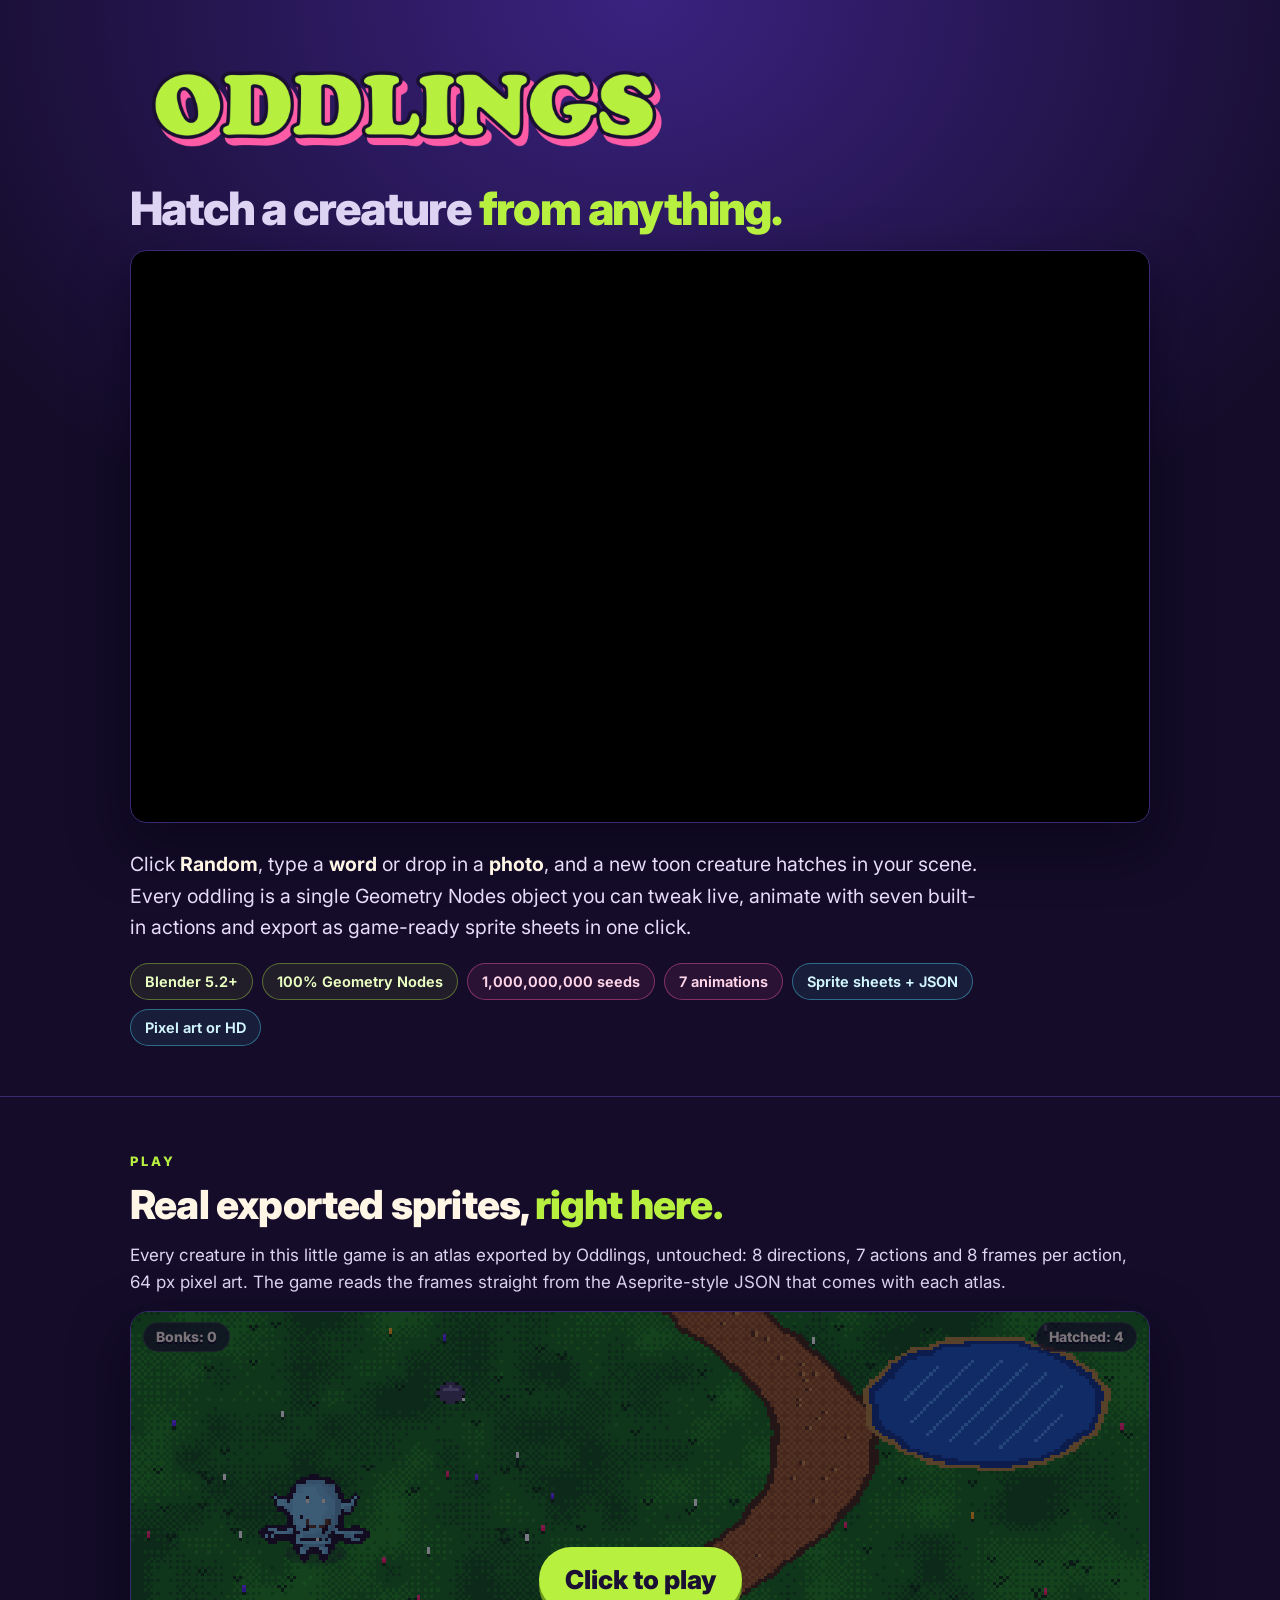
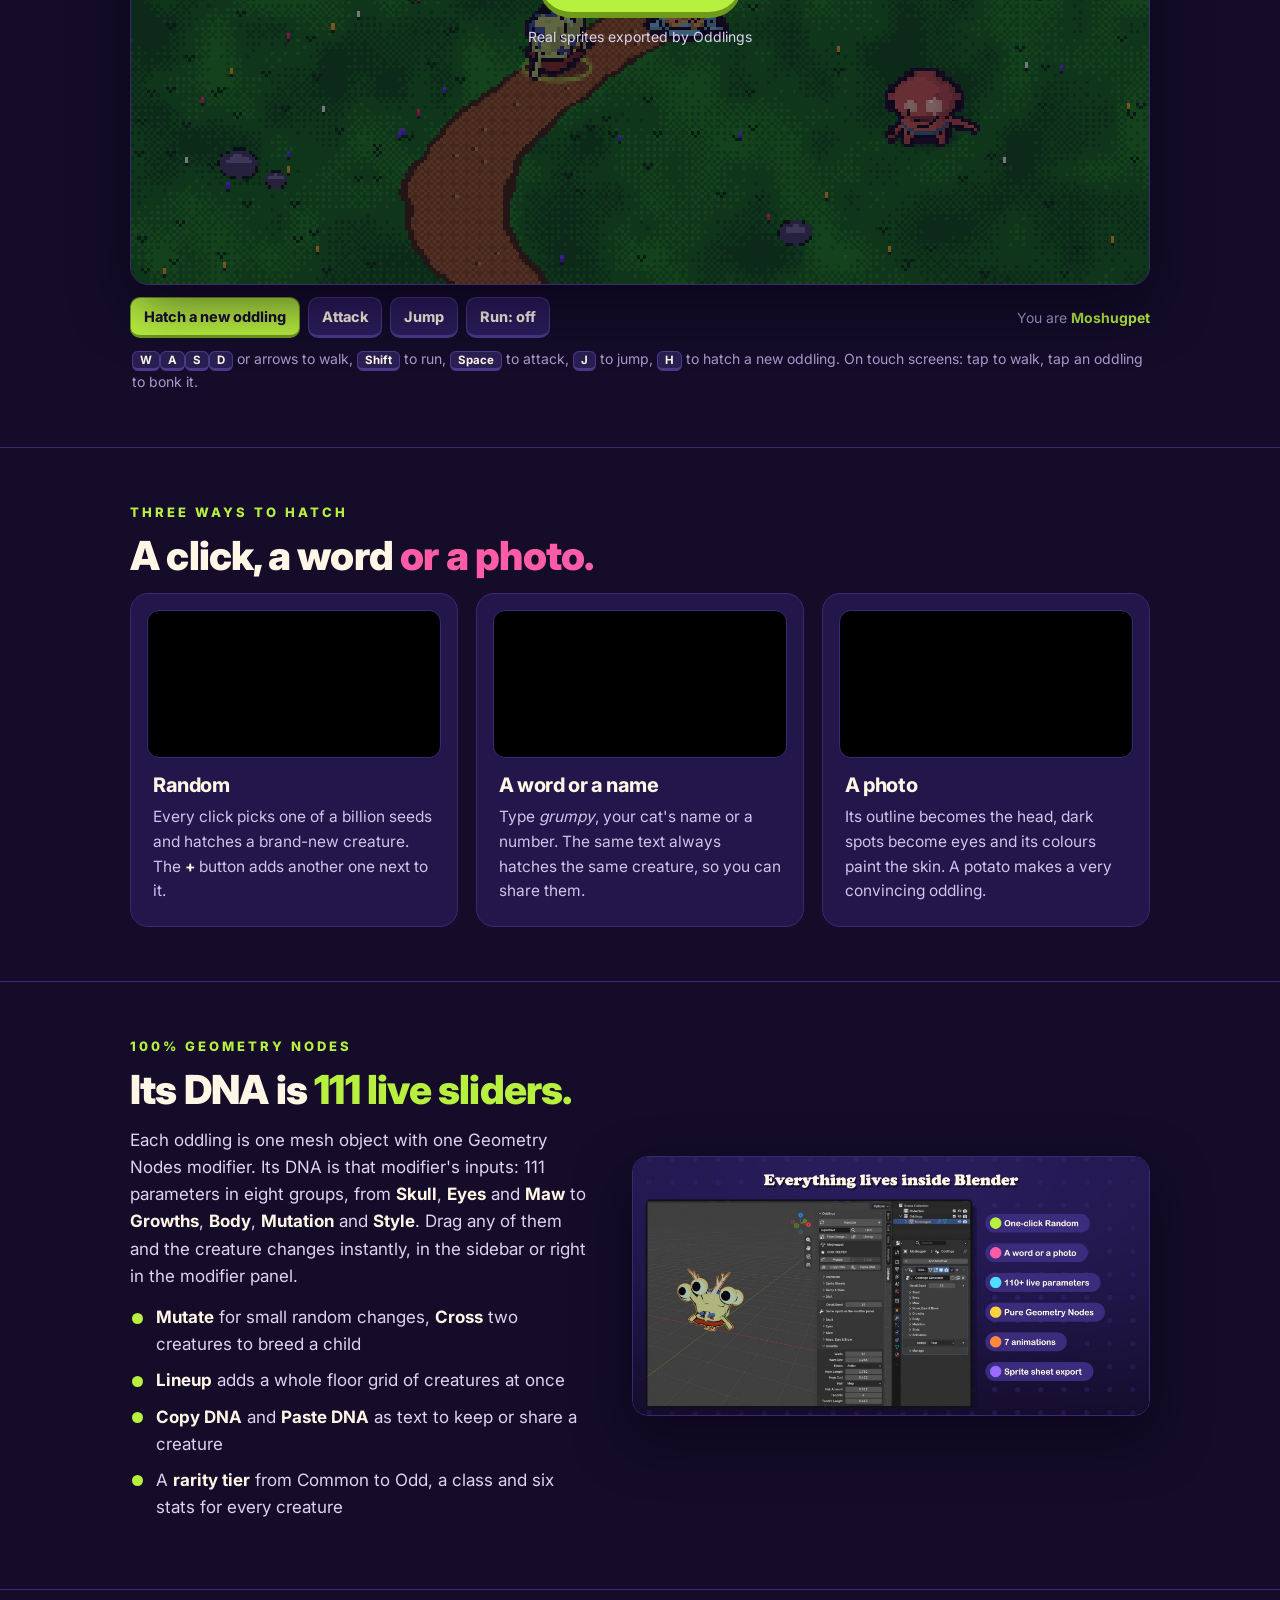
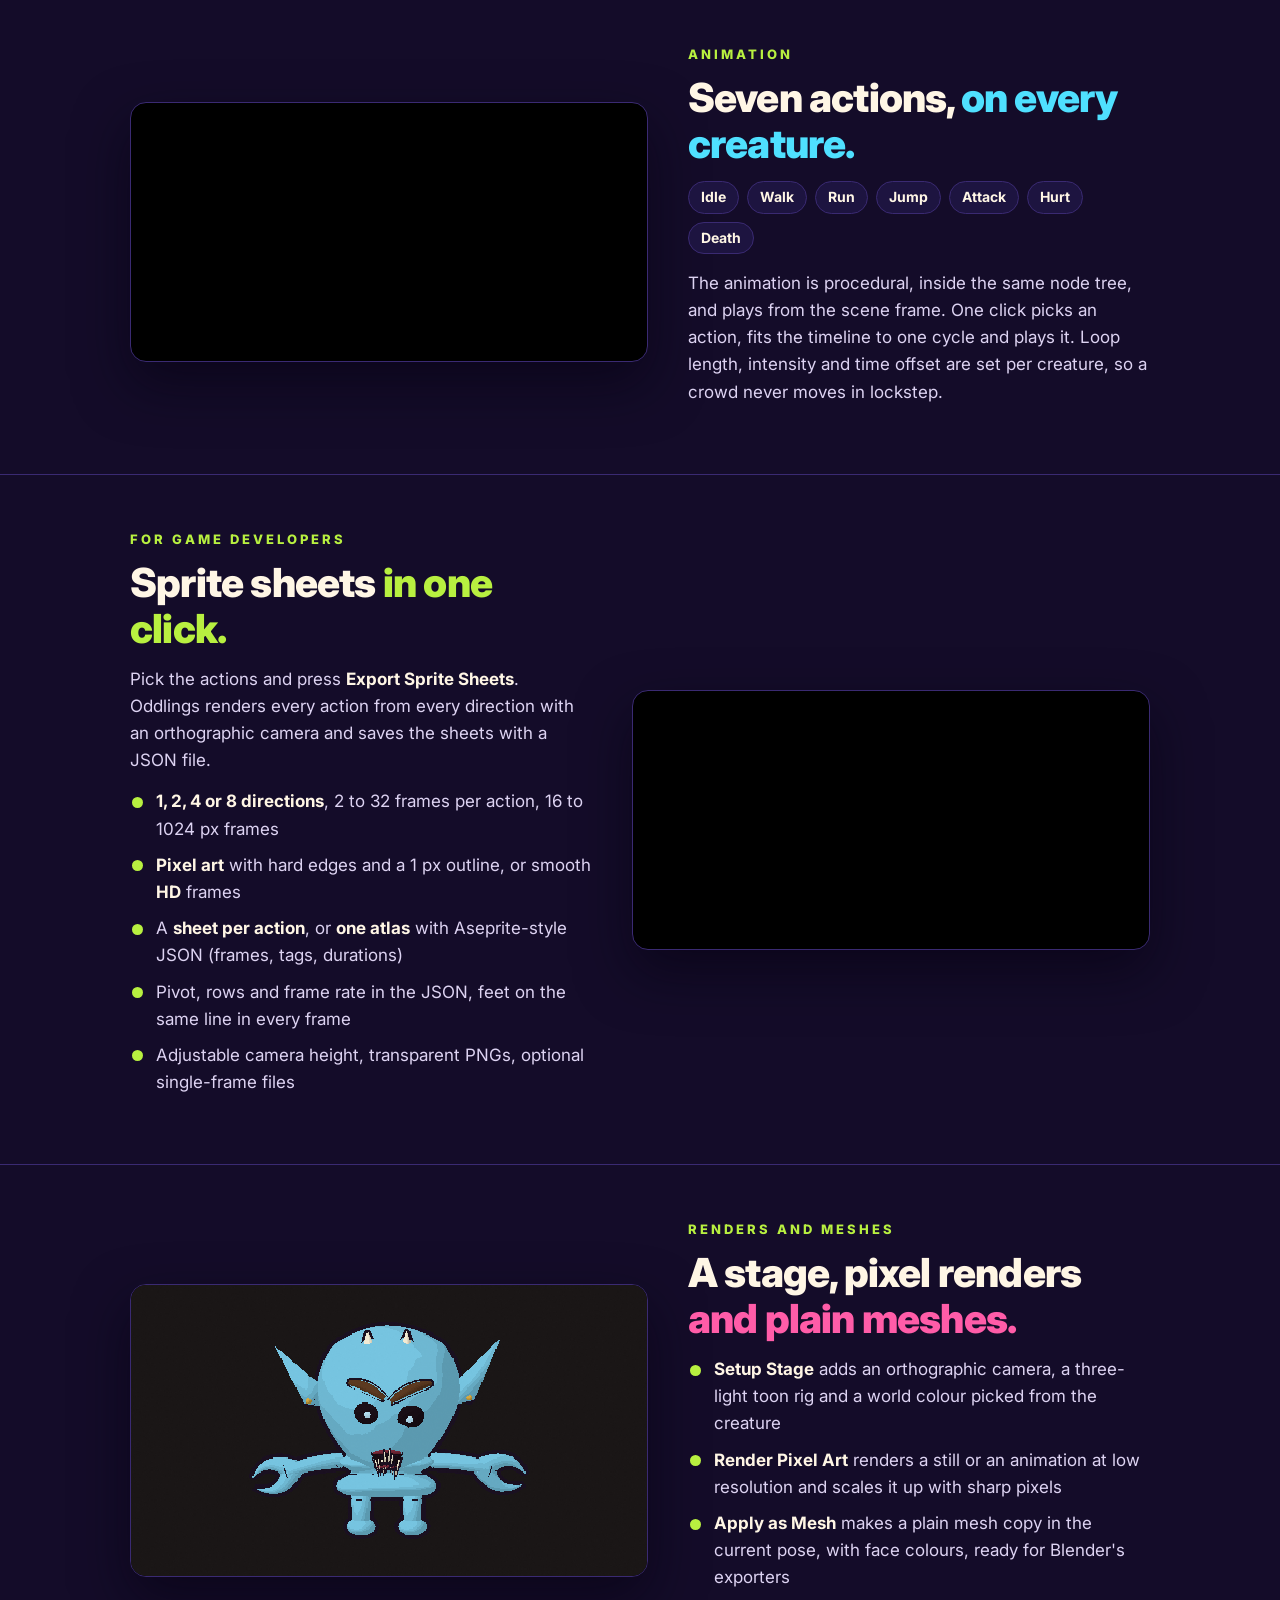
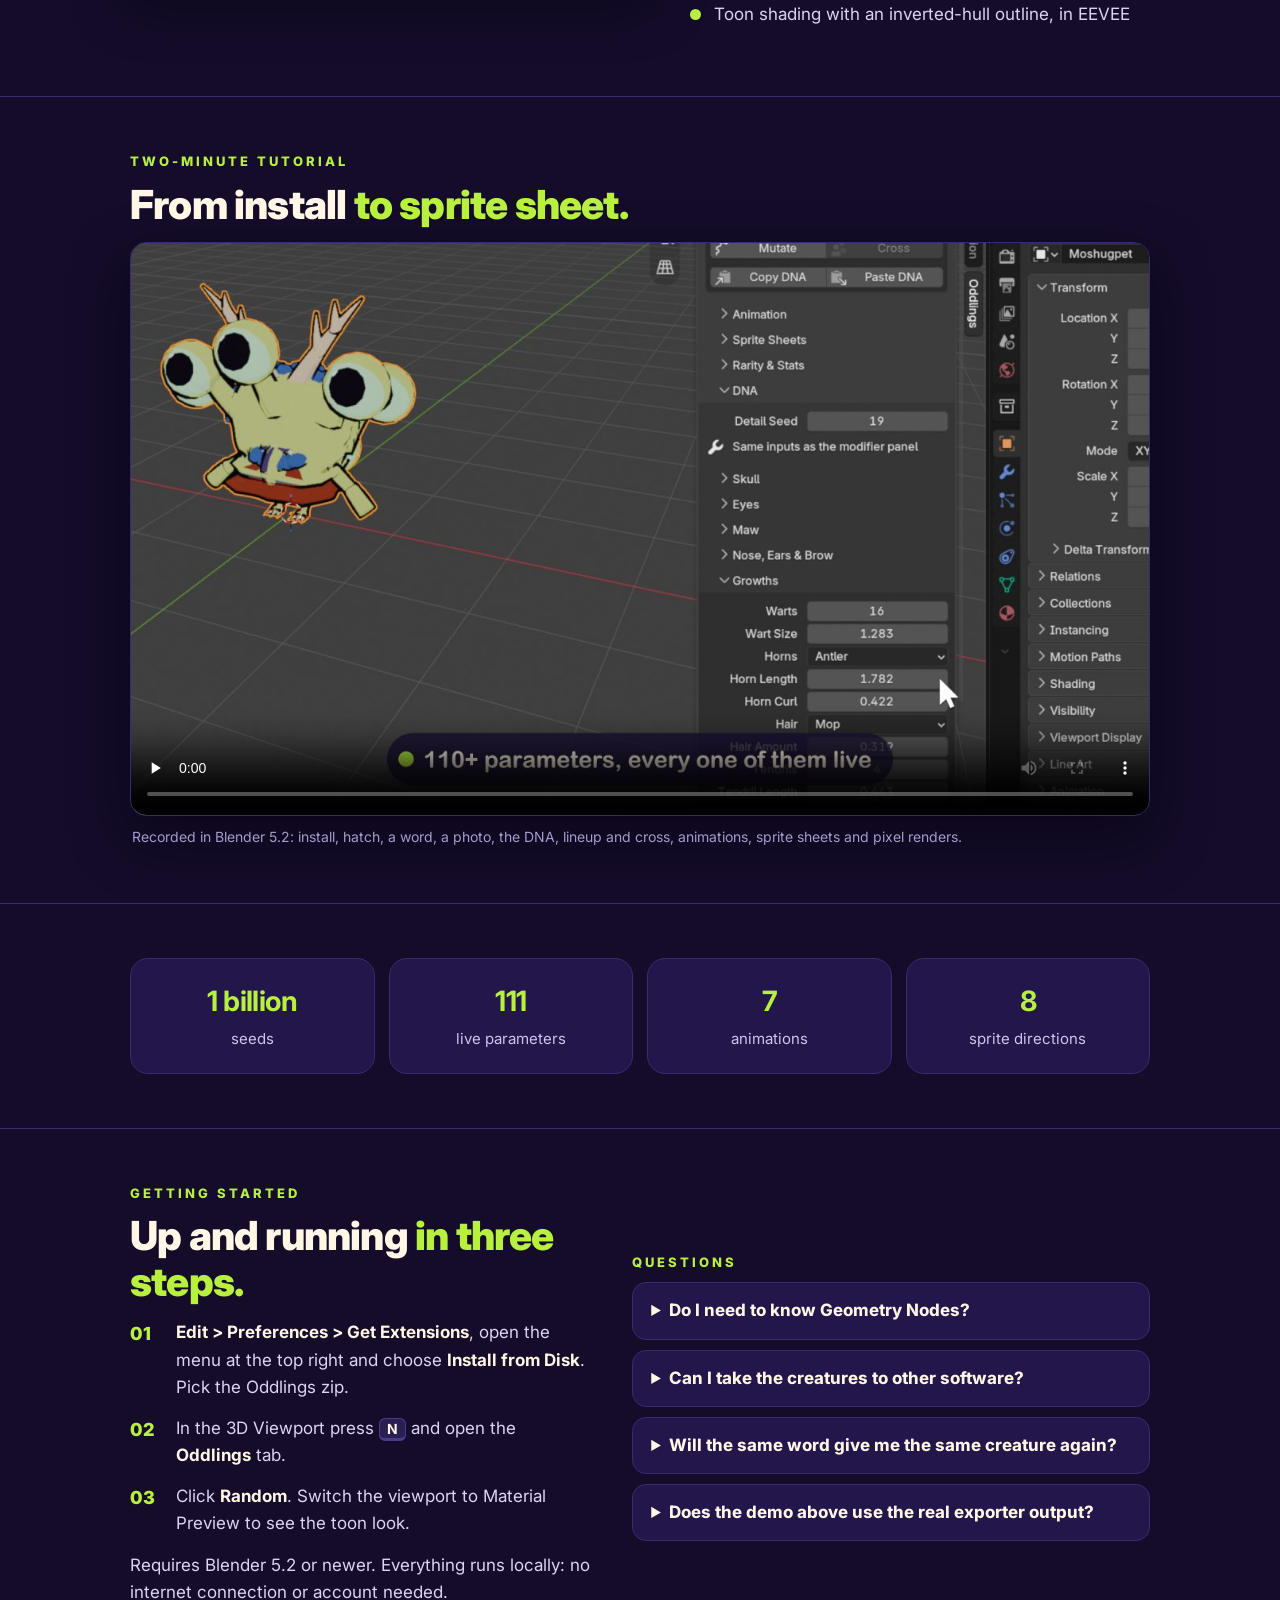
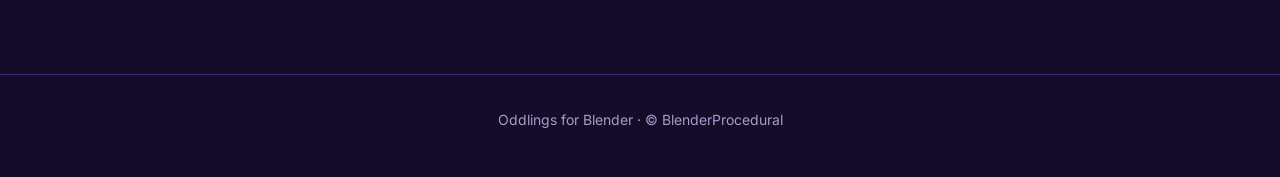
<file: index.html>
<!doctype html>
<html lang="en">
<head>
<meta charset="utf-8">
<meta name="viewport" content="width=device-width, initial-scale=1">
<title>Oddlings: procedural creature generator for Blender</title>
<meta name="description" content="Hatch toon creatures from a click, a word or a photo. One Geometry Nodes object with 111 live parameters, seven animations and a one-click sprite sheet exporter. Blender 5.2+.">
<meta property="og:title" content="Oddlings: procedural creature generator for Blender">
<meta property="og:description" content="A billion creatures, 111 live parameters, 7 animations and game-ready sprite sheets. 100% Geometry Nodes.">
<meta property="og:image" content="images/cover.jpg">
<link rel="icon" href="images/logo.png">
<link rel="stylesheet" href="assets/style.css">
</head>
<body>

<header class="hero">
  <div class="wrap">
    <img class="logo-img" src="images/logo.png" alt="Oddlings" width="1600" height="360">
    <p class="tagline">Hatch a creature <span class="hl">from anything.</span></p>
    <div class="media yt">
      <iframe src="https://www.youtube-nocookie.com/embed/eDC0PUpx2cA?rel=0" title="Oddlings promo video"
              allow="accelerometer; autoplay; clipboard-write; encrypted-media; gyroscope; picture-in-picture; web-share"
              referrerpolicy="strict-origin-when-cross-origin" allowfullscreen></iframe>
    </div>
    <div class="txt hero-txt">
      <p class="lead">Click <b>Random</b>, type a <b>word</b> or drop in a <b>photo</b>, and a new toon creature hatches in your scene. Every oddling is a single Geometry Nodes object you can tweak live, animate with seven built-in actions and export as game-ready sprite sheets in one click.</p>
      <div class="chips">
        <span class="chip">Blender 5.2+</span>
        <span class="chip">100% Geometry Nodes</span>
        <span class="chip pink">1,000,000,000 seeds</span>
        <span class="chip pink">7 animations</span>
        <span class="chip cyan">Sprite sheets + JSON</span>
        <span class="chip cyan">Pixel art or HD</span>
      </div>
    </div>
  </div>
</header>

<section id="play">
  <div class="wrap">
    <div class="kicker">Play</div>
    <h2>Real exported sprites, <span class="hl">right here.</span></h2>
    <p>Every creature in this little game is an atlas exported by Oddlings, untouched: 8 directions, 7 actions and 8 frames per action, 64&nbsp;px pixel art. The game reads the frames straight from the Aseprite-style JSON that comes with each atlas.</p>
    <div data-oddlings-demo></div>
  </div>
</section>

<section>
  <div class="wrap">
    <div class="kicker">Three ways to hatch</div>
    <h2>A click, a word <span class="hl-pink">or a photo.</span></h2>
    <div class="grid3">
      <div class="card">
        <div class="media"><video src="media/seeds.mp4" autoplay muted loop playsinline preload="metadata" aria-label="A wall of creatures changing with every seed"></video></div>
        <h3>Random</h3>
        <p>Every click picks one of a billion seeds and hatches a brand-new creature. The <b>+</b> button adds another one next to it.</p>
      </div>
      <div class="card">
        <div class="media"><video src="media/hatch.mp4" autoplay muted loop playsinline preload="metadata" aria-label="Typing a word hatches a creature"></video></div>
        <h3>A word or a name</h3>
        <p>Type <i>grumpy</i>, your cat's name or a number. The same text always hatches the same creature, so you can share them.</p>
      </div>
      <div class="card">
        <div class="media"><video src="media/photo.mp4" autoplay muted loop playsinline preload="metadata" aria-label="A photo of a potato becomes a creature"></video></div>
        <h3>A photo</h3>
        <p>Its outline becomes the head, dark spots become eyes and its colours paint the skin. A potato makes a very convincing oddling.</p>
      </div>
    </div>
  </div>
</section>

<section>
  <div class="wrap split">
    <div class="txt">
      <div class="kicker">100% Geometry Nodes</div>
      <h2>Its DNA is <span class="hl">111 live sliders.</span></h2>
      <p>Each oddling is one mesh object with one Geometry Nodes modifier. Its DNA is that modifier's inputs: 111 parameters in eight groups, from <b>Skull</b>, <b>Eyes</b> and <b>Maw</b> to <b>Growths</b>, <b>Body</b>, <b>Mutation</b> and <b>Style</b>. Drag any of them and the creature changes instantly, in the sidebar or right in the modifier panel.</p>
      <ul class="ticks">
        <li><b>Mutate</b> for small random changes, <b>Cross</b> two creatures to breed a child</li>
        <li><b>Lineup</b> adds a whole floor grid of creatures at once</li>
        <li><b>Copy DNA</b> and <b>Paste DNA</b> as text to keep or share a creature</li>
        <li>A <b>rarity tier</b> from Common to Odd, a class and six stats for every creature</li>
      </ul>
    </div>
    <div class="media"><img src="images/inside-blender.jpg" alt="The Oddlings sidebar and the Geometry Nodes modifier inside Blender" loading="lazy" width="2000" height="1000"></div>
  </div>
</section>

<section>
  <div class="wrap split rev">
    <div class="txt">
      <div class="kicker">Animation</div>
      <h2>Seven actions, <span class="hl-cyan">on every creature.</span></h2>
      <div class="acts"><span>Idle</span><span>Walk</span><span>Run</span><span>Jump</span><span>Attack</span><span>Hurt</span><span>Death</span></div>
      <p>The animation is procedural, inside the same node tree, and plays from the scene frame. One click picks an action, fits the timeline to one cycle and plays it. Loop length, intensity and time offset are set per creature, so a crowd never moves in lockstep.</p>
    </div>
    <div class="media"><video src="media/anims.mp4" autoplay muted loop playsinline preload="metadata" aria-label="Creatures walking, running, jumping and attacking"></video></div>
  </div>
</section>

<section>
  <div class="wrap split">
    <div class="txt">
      <div class="kicker">For game developers</div>
      <h2>Sprite sheets <span class="hl">in one click.</span></h2>
      <p>Pick the actions and press <b>Export Sprite Sheets</b>. Oddlings renders every action from every direction with an orthographic camera and saves the sheets with a JSON file.</p>
      <ul class="ticks">
        <li><b>1, 2, 4 or 8 directions</b>, 2 to 32 frames per action, 16 to 1024&nbsp;px frames</li>
        <li><b>Pixel art</b> with hard edges and a 1&nbsp;px outline, or smooth <b>HD</b> frames</li>
        <li>A <b>sheet per action</b>, or <b>one atlas</b> with Aseprite-style JSON (frames, tags, durations)</li>
        <li>Pivot, rows and frame rate in the JSON, feet on the same line in every frame</li>
        <li>Adjustable camera height, transparent PNGs, optional single-frame files</li>
      </ul>
    </div>
    <div class="media"><video src="media/sprites.mp4" autoplay muted loop playsinline preload="metadata" aria-label="Exporting an 8-direction sprite sheet"></video></div>
  </div>
</section>

<section>
  <div class="wrap split rev">
    <div class="txt">
      <div class="kicker">Renders and meshes</div>
      <h2>A stage, pixel renders <span class="hl-pink">and plain meshes.</span></h2>
      <ul class="ticks">
        <li><b>Setup Stage</b> adds an orthographic camera, a three-light toon rig and a world colour picked from the creature</li>
        <li><b>Render Pixel Art</b> renders a still or an animation at low resolution and scales it up with sharp pixels</li>
        <li><b>Apply as Mesh</b> makes a plain mesh copy in the current pose, with face colours, ready for Blender's exporters</li>
        <li>Toon shading with an inverted-hull outline, in EEVEE</li>
      </ul>
    </div>
    <div class="media"><img class="pixelated" src="images/pixel-render.png" alt="A creature rendered with Render Pixel Art at pixel size 4" loading="lazy" width="1920" height="1080"></div>
  </div>
</section>

<section>
  <div class="wrap">
    <div class="kicker">Two-minute tutorial</div>
    <h2>From install <span class="hl">to sprite sheet.</span></h2>
    <div class="media"><video src="media/tutorial.mp4" poster="images/tutorial-poster.jpg" controls preload="none" playsinline aria-label="Oddlings tutorial: install, hatch, tweak, animate and export"></video></div>
    <p class="cap">Recorded in Blender 5.2: install, hatch, a word, a photo, the DNA, lineup and cross, animations, sprite sheets and pixel renders.</p>
  </div>
</section>

<section class="spec">
  <div class="wrap grid4">
    <div class="card"><b>1 billion</b><span>seeds</span></div>
    <div class="card"><b>111</b><span>live parameters</span></div>
    <div class="card"><b>7</b><span>animations</span></div>
    <div class="card"><b>8</b><span>sprite directions</span></div>
  </div>
</section>

<section>
  <div class="wrap split">
    <div class="txt">
      <div class="kicker">Getting started</div>
      <h2>Up and running <span class="hl">in three steps.</span></h2>
      <ol class="steps">
        <li><b>Edit &gt; Preferences &gt; Get Extensions</b>, open the menu at the top right and choose <b>Install from Disk</b>. Pick the Oddlings zip.</li>
        <li>In the 3D Viewport press <kbd>N</kbd> and open the <b>Oddlings</b> tab.</li>
        <li>Click <b>Random</b>. Switch the viewport to Material Preview to see the toon look.</li>
      </ol>
      <p class="muted">Requires Blender 5.2 or newer. Everything runs locally: no internet connection or account needed.</p>
    </div>
    <div class="txt">
      <div class="kicker">Questions</div>
      <details><summary>Do I need to know Geometry Nodes?</summary><p>No. Everything is in the Oddlings sidebar tab. The node tree is there if you want to look inside.</p></details>
      <details><summary>Can I take the creatures to other software?</summary><p><b>Apply as Mesh</b> gives a plain mesh in the pose you choose, which Blender's own exporters can save. Sprite sheets and pixel renders are PNG files with JSON.</p></details>
      <details><summary>Will the same word give me the same creature again?</summary><p>Yes. A word, a name or a number always maps to the same seed, and the same seed always hatches the same creature.</p></details>
      <details><summary>Does the demo above use the real exporter output?</summary><p>Yes. Each creature is one atlas PNG and its JSON as Oddlings wrote them. The page only reads the frames, the pivot and the direction angles from the JSON.</p></details>
    </div>
  </div>
</section>

<footer>
  <div class="wrap">Oddlings for Blender &middot; &copy; BlenderProcedural</div>
</footer>

<script src="assets/embed.js"></script>
<script src="assets/demo.js" data-base="demo/"></script>
</body>
</html>
</file>
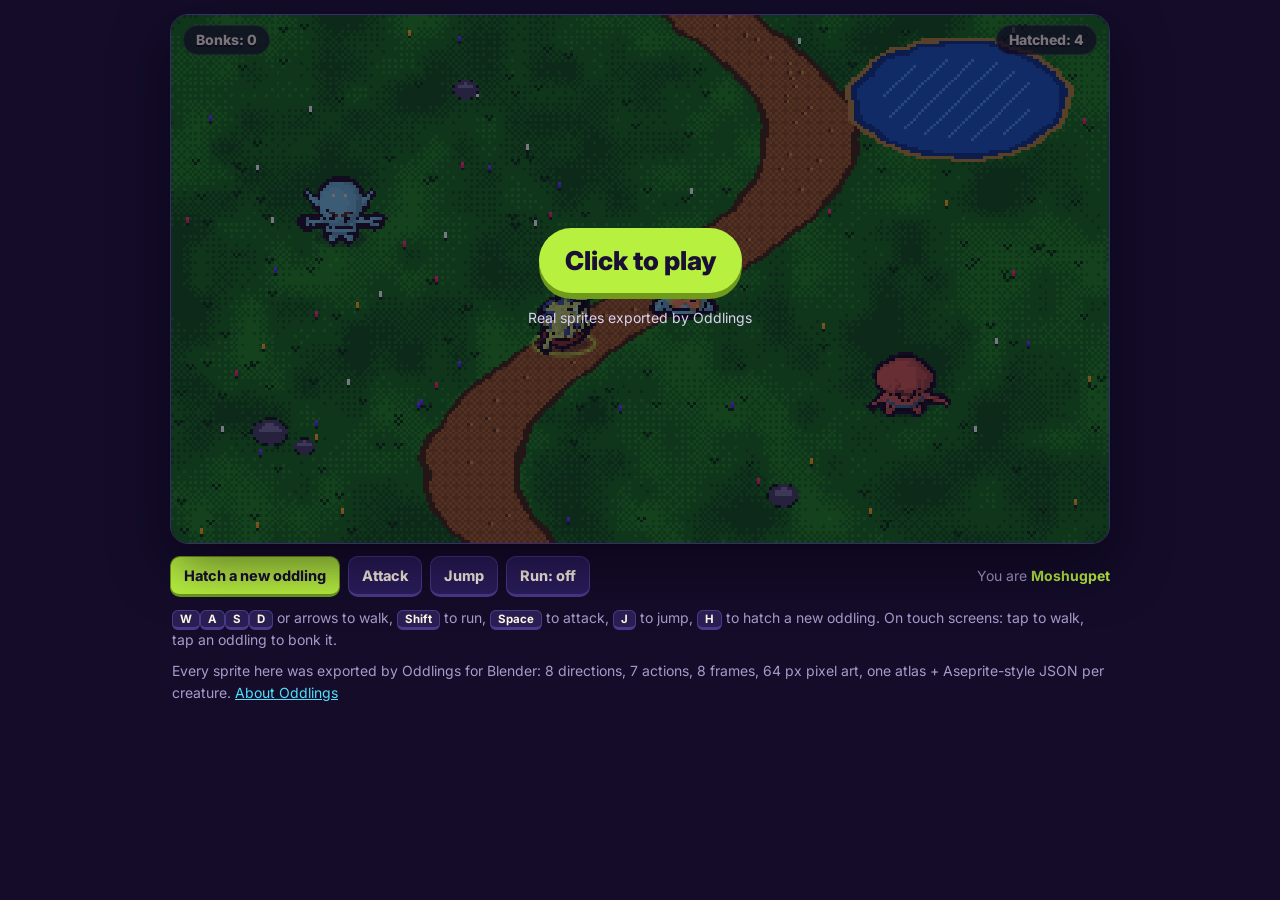
<file: demo.html>
<!doctype html>
<html lang="en">
<head>
<meta charset="utf-8">
<meta name="viewport" content="width=device-width, initial-scale=1">
<title>Oddlings: playable sprite demo</title>
<meta name="description" content="A tiny game played with sprite atlases exported by Oddlings, the procedural creature generator for Blender.">
<link rel="icon" href="images/logo.png">
<link rel="stylesheet" href="assets/style.css">
<style>
body { padding: 14px 0 6px; background: var(--bg); }
.demo-only .wrap { max-width: 980px; }
.demo-only .note { font-size: 14px; color: var(--muted); margin: 8px 2px 0; }
</style>
</head>
<body class="demo-only">
<div class="wrap">
  <div data-oddlings-demo></div>
  <p class="note">Every sprite here was exported by Oddlings for Blender: 8 directions, 7 actions, 8 frames, 64&nbsp;px pixel art, one atlas + Aseprite-style JSON per creature. <a href="index.html">About Oddlings</a></p>
</div>
<script src="assets/embed.js"></script>
<script src="assets/demo.js" data-base="demo/"></script>
</body>
</html>
</file>
<file: assets/style.css>
@font-face { font-family: "Inter"; font-style: normal; font-weight: 100 900; font-display: swap;
  src: url(../fonts/inter-latin-standard-normal.woff2) format("woff2");
  unicode-range: U+0000-00FF, U+0131, U+0152-0153, U+02BB-02BC, U+02C6, U+02DA, U+02DC, U+0304, U+0308, U+0329, U+2000-206F, U+20AC, U+2122, U+2191, U+2193, U+2212, U+2215, U+FEFF, U+FFFD; }
@font-face { font-family: "Inter"; font-style: normal; font-weight: 100 900; font-display: swap;
  src: url(../fonts/inter-latin-ext-standard-normal.woff2) format("woff2");
  unicode-range: U+0100-02BA, U+02BD-02C5, U+02C7-02CC, U+02CE-02D7, U+02DD-02FF, U+0304, U+0308, U+0329, U+1D00-1DBF, U+1E00-1E9F, U+1EF2-1EFF, U+2020, U+20A0-20AB, U+20AD-20C0, U+2113, U+2C60-2C7F, U+A720-A7FF; }

:root {
  --bg: #140c29; --bg2: #1a1033; --card: #22164a; --card2: #2b1d5c; --line: #3a2a72;
  --text: #fff6e5; --soft: #ddd3f2; --muted: #a79bcb;
  --lime: #b8f040; --pink: #ff5ca8; --cyan: #4fe0ff; --yellow: #ffd23f; --violet: #9b6bff; --orange: #ff8a3d;
}
* { box-sizing: border-box; }
html { scroll-behavior: smooth; }
body {
  margin: 0; background: var(--bg); color: var(--text);
  font: 17px/1.6 "Inter", "Segoe UI", system-ui, -apple-system, "Helvetica Neue", Arial, sans-serif;
  -webkit-font-smoothing: antialiased; overflow-x: hidden;
}
img, video { max-width: 100%; height: auto; display: block; }
a { color: var(--cyan); }
.wrap { max-width: 1060px; margin: 0 auto; padding: 0 20px; }
section { padding: 54px 0; border-top: 1px solid var(--line); scroll-margin-top: 10px; }
h1, h2, h3 { line-height: 1.15; margin: 0 0 14px; letter-spacing: -.02em; }
h2 { font-size: clamp(27px, 4vw, 40px); font-weight: 850; }
h3 { font-size: 20px; font-weight: 750; }
p { margin: 0 0 14px; color: var(--soft); }
b, strong { color: var(--text); }
.kicker { font-weight: 800; letter-spacing: 3px; text-transform: uppercase; font-size: 13px; margin-bottom: 10px; color: var(--lime); }
.hl { color: var(--lime); }
.hl-pink { color: var(--pink); }
.hl-cyan { color: var(--cyan); }
.media { border-radius: 16px; overflow: hidden; border: 1px solid var(--line); box-shadow: 0 22px 54px rgba(5, 2, 16, .55); background: #000; }
.media img, .media video { width: 100%; }
img.pixelated { image-rendering: pixelated; image-rendering: crisp-edges; }
.cap { font-size: 14px; color: var(--muted); margin: 10px 2px 0; }
kbd { font-family: inherit; font-size: .82em; font-weight: 700; background: #2a1f52; border: 1px solid #4a3a8a; border-bottom-width: 3px;
  border-radius: 6px; padding: 1px 7px; color: var(--text); white-space: nowrap; }
code { font-family: Consolas, "SF Mono", monospace; font-size: .86em; background: #1d1440; border: 1px solid var(--line); border-radius: 5px; padding: 1px 6px; color: var(--text); }

ul.ticks { list-style: none; padding: 0; margin: 0 0 14px; }
ul.ticks li { position: relative; padding-left: 26px; margin-bottom: 9px; color: var(--soft); }
ul.ticks li::before { content: ""; position: absolute; left: 2px; top: .5em; width: 11px; height: 11px; border-radius: 50%; background: var(--lime); }

.split > *, .grid2 > *, .grid3 > *, .grid4 > * { min-width: 0; }
.split { display: grid; grid-template-columns: 1fr 1.12fr; gap: 40px; align-items: center; }
.split.rev { grid-template-columns: 1.12fr 1fr; }
.split.rev > .txt { order: 2; }
.grid2 { display: grid; grid-template-columns: repeat(2, 1fr); gap: 18px; }
.grid3 { display: grid; grid-template-columns: repeat(3, 1fr); gap: 18px; }
.grid4 { display: grid; grid-template-columns: repeat(4, 1fr); gap: 14px; }
.card { background: var(--card); border: 1px solid var(--line); border-radius: 18px; padding: 22px; }
.card h3 { margin-bottom: 8px; }
.card p { font-size: 15.5px; margin: 0; color: #cfc4ea; }
.card .media { margin: -6px -6px 16px; border-radius: 12px; box-shadow: none; }
footer { padding: 34px 0 46px; border-top: 1px solid var(--line); color: var(--muted); font-size: 14px; text-align: center; }

/* hero */
.hero { padding: 40px 0 50px; background: radial-gradient(ellipse 85% 80% at 50% 0%, #3a2280 0%, var(--bg) 72%); }
.logo-img { width: min(560px, 92%); height: auto; margin: 0 0 18px -6px; }
.tagline { font-size: clamp(28px, 4.4vw, 46px); font-weight: 850; letter-spacing: -.035em; line-height: 1.08; margin: 0 0 16px; }
.lead { font-size: clamp(17px, 2.1vw, 19.5px); color: #e6dcfa; margin-bottom: 20px; }
.yt { aspect-ratio: 16 / 9; margin: 6px 0 26px; }
.yt iframe { display: block; width: 100%; height: 100%; border: 0; }
.hero-txt { max-width: 860px; }
.chips { display: flex; flex-wrap: wrap; gap: 9px; }
.chip { padding: 6px 14px; border-radius: 999px; background: rgba(184, 240, 64, .08); border: 1px solid rgba(184, 240, 64, .38);
  color: #eaffc2; font-weight: 650; font-size: 14.5px; }
.chip.pink { background: rgba(255, 92, 168, .09); border-color: rgba(255, 92, 168, .42); color: #ffd6e9; }
.chip.cyan { background: rgba(79, 224, 255, .08); border-color: rgba(79, 224, 255, .4); color: #d2f6ff; }

/* the playable demo */
.demo { position: relative; }
.demo-frame { position: relative; border-radius: 18px; overflow: hidden; border: 1px solid var(--line); background: #0b0718;
  box-shadow: 0 22px 54px rgba(5, 2, 16, .55); }
.demo canvas { display: block; width: 100%; height: auto; aspect-ratio: 16 / 9; image-rendering: pixelated; image-rendering: crisp-edges;
  touch-action: none; outline: none; cursor: crosshair; }
.demo-hud { position: absolute; left: 12px; right: 12px; top: 10px; display: flex; justify-content: space-between; gap: 10px;
  pointer-events: none; font-weight: 800; font-size: 14px; text-shadow: 0 2px 0 rgba(10, 5, 30, .8); }
.demo-hud span { background: rgba(20, 12, 41, .72); border: 1px solid rgba(255, 255, 255, .12); border-radius: 999px; padding: 3px 12px; }
.demo-start { position: absolute; inset: 0; display: grid; place-items: center; background: rgba(14, 8, 32, .55); cursor: pointer; border: 0;
  color: var(--text); font: inherit; }
.demo-start b { display: inline-block; font-size: clamp(18px, 3vw, 26px); font-weight: 850; background: var(--lime); color: #1a1033;
  border-radius: 999px; padding: 12px 26px; box-shadow: 0 6px 0 #6f9a1c; }
.demo-start small { display: block; margin-top: 14px; color: var(--soft); font-size: 14px; }
.demo-bar { display: flex; flex-wrap: wrap; gap: 8px; align-items: center; margin-top: 12px; }
.demo-bar button { font: inherit; font-weight: 750; font-size: 14.5px; color: var(--text); background: var(--card2); border: 1px solid #4a3a8a;
  border-bottom-width: 3px; border-radius: 10px; padding: 7px 13px; cursor: pointer; }
.demo-bar button:hover { border-color: var(--lime); }
.demo-bar button.main { background: var(--lime); color: #1a1033; border-color: #6f9a1c; }
.demo-bar .who { margin-left: auto; color: var(--muted); font-size: 14px; }
.demo-bar .who b { color: var(--lime); }
.demo-keys { font-size: 14px; color: var(--muted); margin: 10px 2px 0; }

/* numbers */
.spec .card { text-align: center; padding: 20px 12px; }
.spec b { display: block; font-size: 28px; letter-spacing: -.02em; color: var(--lime); margin-bottom: 2px; }
.spec span { color: #cfc4ea; font-size: 15px; }

.acts { display: flex; flex-wrap: wrap; gap: 8px; margin: 4px 0 16px; }
.acts span { padding: 4px 12px; border-radius: 999px; background: #1d1440; border: 1px solid var(--line); font-weight: 700; font-size: 14px; }
.steps { counter-reset: s; list-style: none; padding: 0; margin: 0 0 14px; }
.steps li { position: relative; padding-left: 46px; margin-bottom: 14px; color: var(--soft); }
.steps li::before { counter-increment: s; content: "0" counter(s); position: absolute; left: 0; top: 1px; font-weight: 850; color: var(--lime); font-size: 18px; }
details { background: var(--card); border: 1px solid var(--line); border-radius: 14px; padding: 14px 18px; margin-bottom: 10px; }
details summary { cursor: pointer; font-weight: 750; }
details p { margin: 10px 0 2px; }

/* inside a store's iframe: no big outer margins */
.framed .hero { padding-top: 26px; }

@media (max-width: 820px) {
  .split, .split.rev { grid-template-columns: 1fr; gap: 24px; }
  .split.rev > .txt { order: 0; }
  .grid3 { grid-template-columns: 1fr; }
  .grid4 { grid-template-columns: repeat(2, 1fr); }
  .demo-bar .who { margin-left: 0; width: 100%; }
}

/* in a store iframe the store page embeds the video itself */
.framed .yt { display: none; }
</file>
